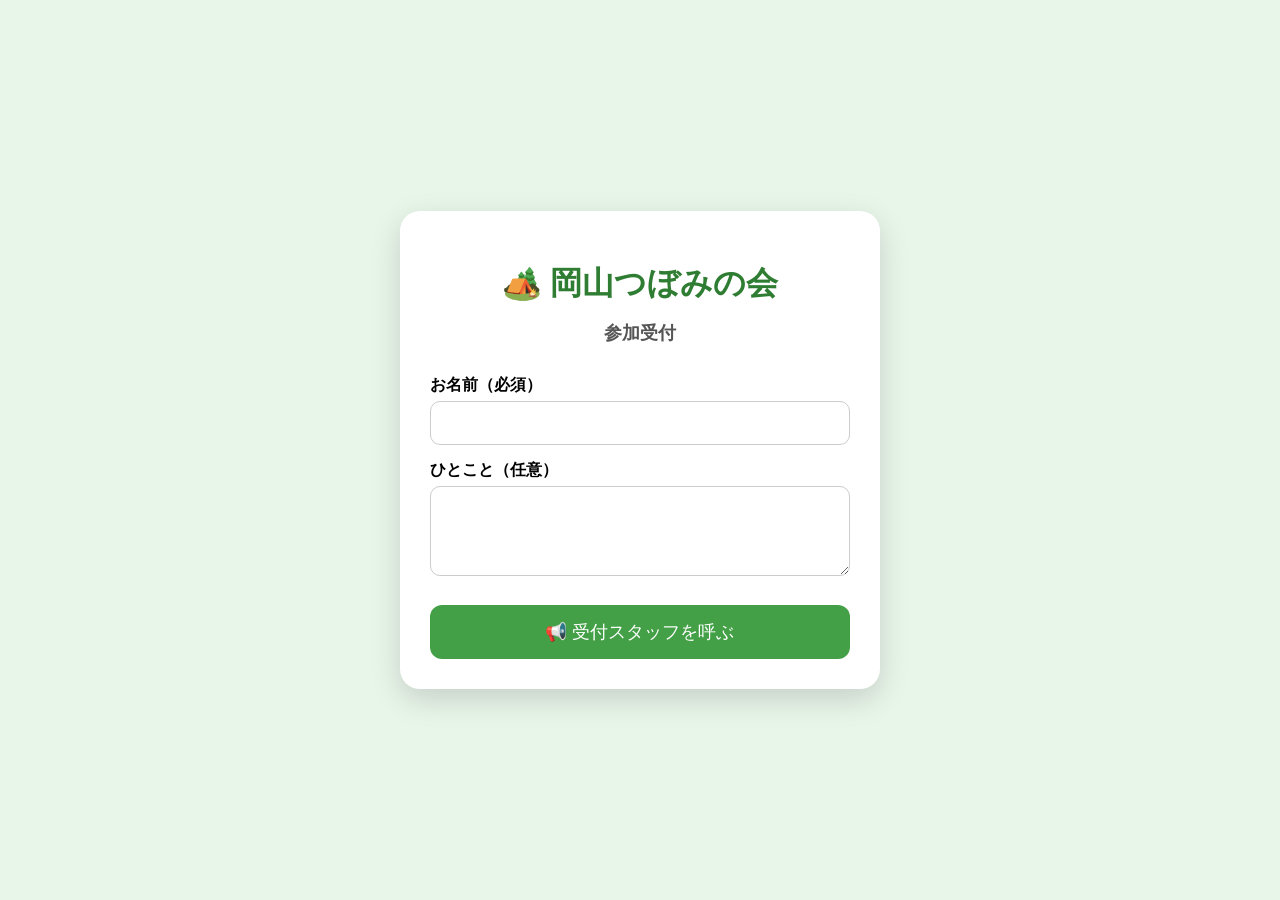
<file: index.html>
<!DOCTYPE html>
<html lang="ja">
<head>
<meta charset="UTF-8">
<meta name="viewport" content="width=device-width, initial-scale=1.0">
<title>つぼみコール</title>
<style>
   body{
     margin:0;
     font-family:-apple-system,BlinkMacSystemFont,"Helvetica Neue",sans-serif;
     background:#e8f5e9;
     display:flex;
     justify-content:center;
     align-items:center;
     min-height:100vh;
   }
   .card{
     width:90%;
     max-width:420px;
     background:white;
     border-radius:20px;
     padding:30px;
     box-shadow:0 10px 30px rgba(0,0,0,.15);
   }
   h1{
     text-align:center;
     color:#2e7d32;
     margin-bottom:5px;
   }
   h2{
     text-align:center;
     color:#555;
     font-size:18px;
     margin-bottom:30px;
   }
   label{
     display:block;
     margin-top:15px;
     margin-bottom:5px;
     font-weight:bold;
   }
   input,textarea{
     width:100%;
     padding:12px;
     border-radius:10px;
     border:1px solid #ccc;
     box-sizing:border-box;
     font-size:16px;
   }
   textarea{
     height:90px;
   }
   button{
     width:100%;
     margin-top:25px;
     background:#43a047;
     color:white;
     border:none;
     border-radius:12px;
     padding:15px;
     font-size:18px;
     cursor:pointer;
   }
   button:hover{
     background:#2e7d32;
   }
</style>
</head>
<body>
<div class="card">
<h1>🏕️ 岡山つぼみの会</h1>
<h2>参加受付</h2>
<label>お名前（必須）</label>
<input type="text" id="name">
<label>ひとこと（任意）</label>
<textarea id="message"></textarea>
<button>
📢 受付スタッフを呼ぶ
</button>
</div>
</body>
</html>
</file>
